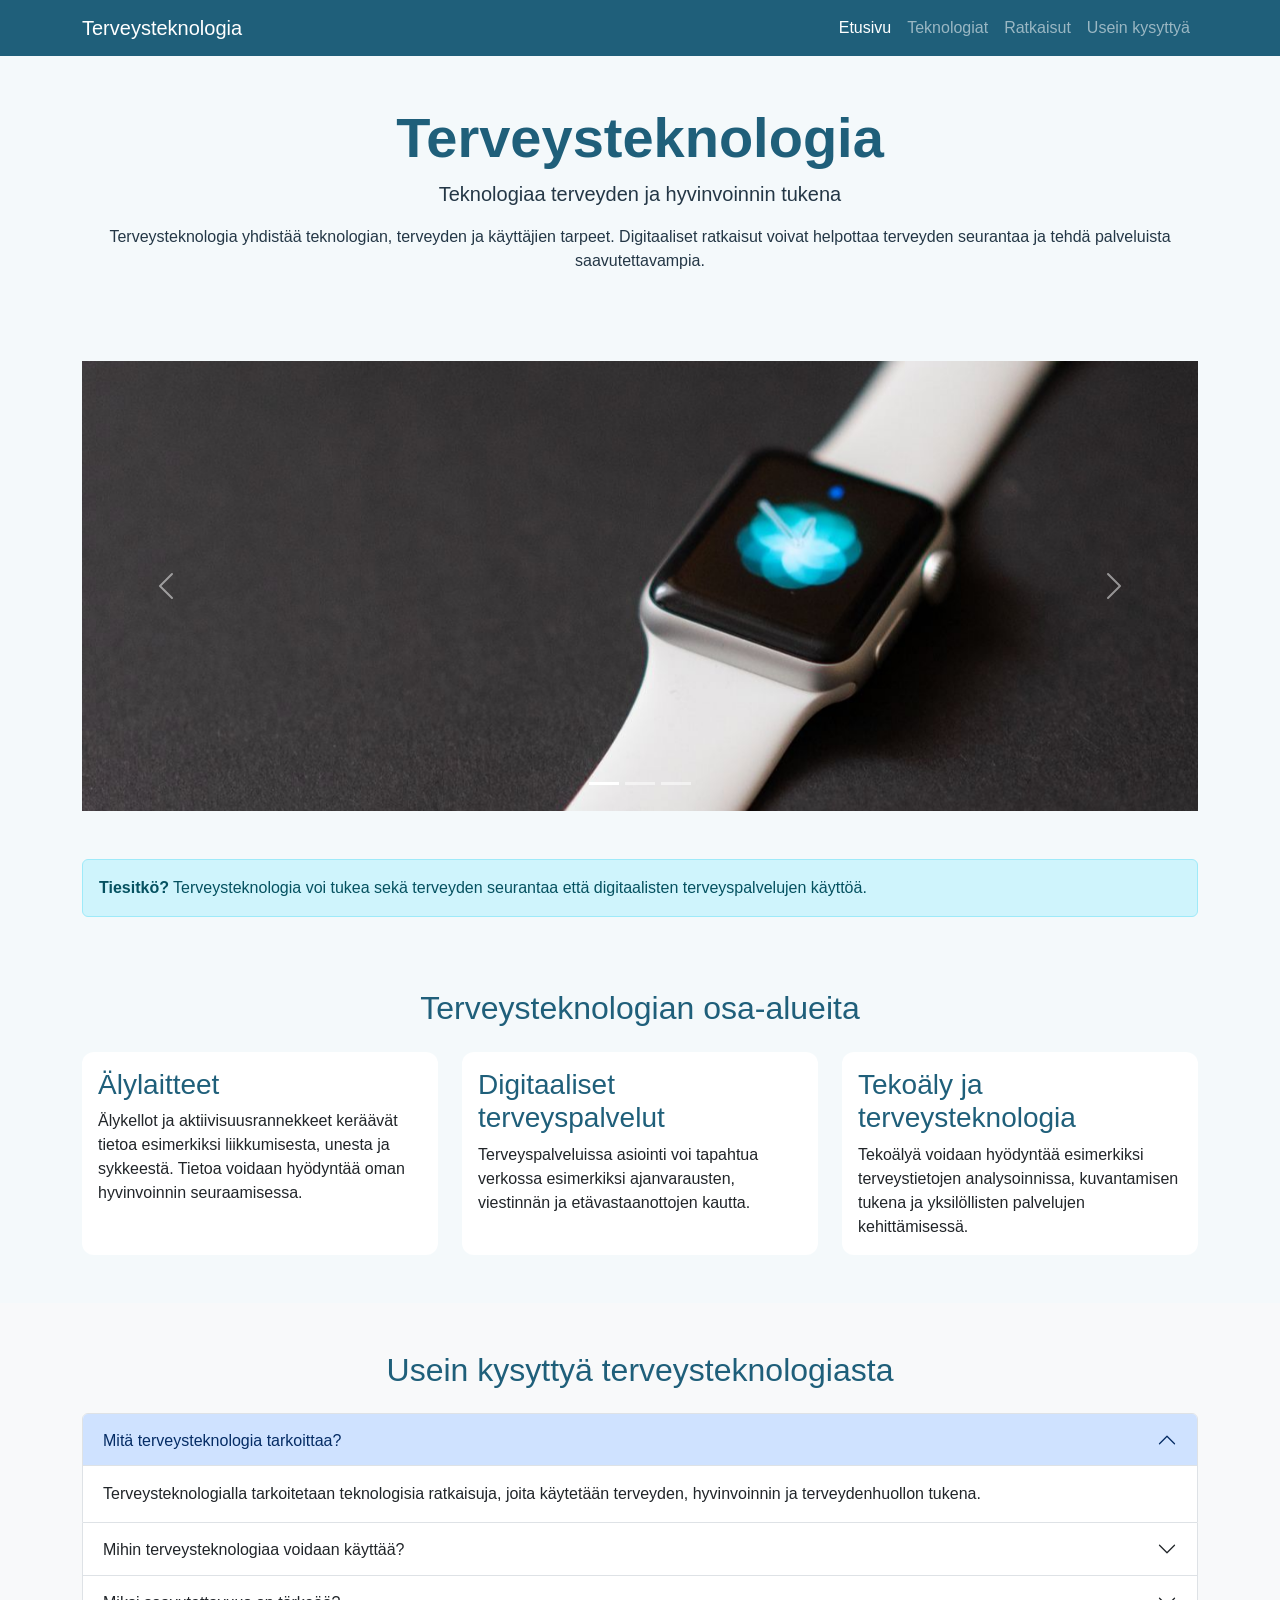
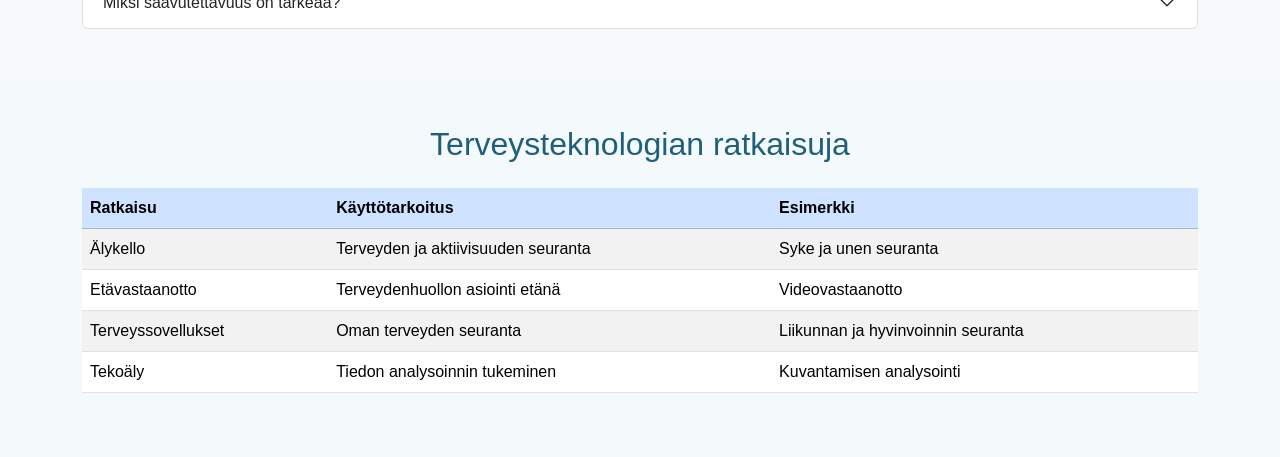
<file: index.html>
<!DOCTYPE html>
<html lang="fi">
<head>
    <meta charset="UTF-8">
    <meta name="viewport" content="width=device-width, initial-scale=1.0">

    <title>Terveysteknologia</title>

    <!-- Bootstrap 5.3.3 -->
    <link href="https://cdn.jsdelivr.net/npm/bootstrap@5.3.3/dist/css/bootstrap.min.css" rel="stylesheet">

    <!-- Oma CSS -->
    <link rel="stylesheet" href="style.css">
</head>

<body>

    <!-- Navigaatio -->

    <nav class="navbar navbar-expand-lg bg-primary navbar-dark">
    <div class="container">

        <a class="navbar-brand" href="#">Terveysteknologia</a>

        <button class="navbar-toggler"
                type="button"
                data-bs-toggle="collapse"
                data-bs-target="#mainNav"
                aria-controls="mainNav"
                aria-expanded="false"
                aria-label="Avaa navigaatio">
            <span class="navbar-toggler-icon"></span>
        </button>

        <div class="collapse navbar-collapse" id="mainNav">
            <ul class="navbar-nav ms-auto">
                <li class="nav-item">
                    <a class="nav-link active" href="#etusivu">Etusivu</a>
                </li>
                <li class="nav-item">
                    <a class="nav-link" href="#teknologiat">Teknologiat</a>
                </li>
                <li class="nav-item">
                    <a class="nav-link" href="#ratkaisut">Ratkaisut</a>
                </li>
                <li class="nav-item">
                    <a class="nav-link" href="#ukk">Usein kysyttyä</a>
                </li>
            </ul>
        </div>

    </div>
</nav>

<!-- Etusivu -->

<section id="etusivu" class="py-5">
    <div class="container text-center">
        <h1 class="display-4 fw-bold">Terveysteknologia</h1>
        <p class="lead">
            Teknologiaa terveyden ja hyvinvoinnin tukena
        </p>
        <p>
            Terveysteknologia yhdistää teknologian, terveyden ja käyttäjien
            tarpeet. Digitaaliset ratkaisut voivat helpottaa terveyden
            seurantaa ja tehdä palveluista saavutettavampia.
        </p>
    </div>
</section>

<!-- Kuvakaruselli -->

<section class="py-4">
    <div class="container">

        <div id="healthCarousel" class="carousel slide" data-bs-ride="carousel">

            <div class="carousel-indicators">
                <button type="button" data-bs-target="#healthCarousel" data-bs-slide-to="0"
                        class="active" aria-current="true" aria-label="Dia 1"></button>
                <button type="button" data-bs-target="#healthCarousel" data-bs-slide-to="1"
                        aria-label="Dia 2"></button>
                <button type="button" data-bs-target="#healthCarousel" data-bs-slide-to="2"
                        aria-label="Dia 3"></button>
            </div>

            <div class="carousel-inner">

                <div class="carousel-item active">
                    <img src="images/alykello.jpg"
                         class="d-block w-100"
                         alt="Älykello terveydentilan seurantaan">
                </div>

                <div class="carousel-item">
                    <img src="images/digitalhealth.jpg"
                         class="d-block w-100"
                         alt="Älypuhelin digitaalisen terveyspalvelun käytössä">
                </div>

                <div class="carousel-item">
                    <img src="images/health.jpg"
                         class="d-block w-100"
                         alt="Terveysaiheinen kuva">
                </div>

            </div>

            <button class="carousel-control-prev" type="button"
                    data-bs-target="#healthCarousel" data-bs-slide="prev"
                    aria-label="Edellinen kuva">
                <span class="carousel-control-prev-icon"></span>
            </button>

            <button class="carousel-control-next" type="button"
                    data-bs-target="#healthCarousel" data-bs-slide="next"
                    aria-label="Seuraava kuva">
                <span class="carousel-control-next-icon"></span>
            </button>

        </div>

    </div>
</section>

<!-- Lisäominaisuus: Bootstrap Alert -->

<div class="container my-4">
    <div class="alert alert-info" role="alert">
        <strong>Tiesitkö?</strong> Terveysteknologia voi tukea sekä
        terveyden seurantaa että digitaalisten terveyspalvelujen käyttöä.
    </div>
</div>

<!-- Terveysteknologian osa-alueet: Grid + Cards -->

<section id="teknologiat" class="py-5">
    <div class="container">

        <h2 class="text-center mb-4">Terveysteknologian osa-alueita</h2>

        <div class="row g-4">

            <div class="col-md-4">
                <div class="card h-100">
                    <div class="card-body">
                        <h3 class="card-title">Älylaitteet</h3>
                        <p class="card-text">
                            Älykellot ja aktiivisuusrannekkeet keräävät tietoa esimerkiksi liikkumisesta, unesta ja sykkeestä. Tietoa voidaan hyödyntää oman hyvinvoinnin seuraamisessa.
                        </p>
                    </div>
                </div>
            </div>

            <div class="col-md-4">
                <div class="card h-100">
                    <div class="card-body">
                        <h3 class="card-title">Digitaaliset terveyspalvelut</h3>
                        <p class="card-text">
                            Terveyspalveluissa asiointi voi tapahtua verkossa esimerkiksi ajanvarausten, viestinnän ja etävastaanottojen kautta.
                        </p>
                    </div>
                </div>
            </div>

            <div class="col-md-4">
                <div class="card h-100">
                    <div class="card-body">
                        <h3 class="card-title">Tekoäly ja terveysteknologia</h3>
                        <p class="card-text">
                            Tekoälyä voidaan hyödyntää esimerkiksi terveystietojen analysoinnissa, kuvantamisen tukena ja yksilöllisten palvelujen kehittämisessä.
                        </p>
                    </div>
                </div>
            </div>

        </div>
    </div>
</section>

<!-- Usein kysyttyä: Accordion -->

<section id="ukk" class="py-5 bg-light">
    <div class="container">

        <h2 class="text-center mb-4">Usein kysyttyä terveysteknologiasta</h2>

        <div class="accordion" id="healthAccordion">

            <div class="accordion-item">
                <h3 class="accordion-header">
                    <button class="accordion-button" type="button"
                            data-bs-toggle="collapse"
                            data-bs-target="#questionOne"
                            aria-expanded="true"
                            aria-controls="questionOne">
                        Mitä terveysteknologia tarkoittaa?
                    </button>
                </h3>

                <div id="questionOne"
                     class="accordion-collapse collapse show"
                     data-bs-parent="#healthAccordion">
                    <div class="accordion-body">
                        Terveysteknologialla tarkoitetaan teknologisia ratkaisuja,
                        joita käytetään terveyden, hyvinvoinnin ja terveydenhuollon
                        tukena.
                    </div>
                </div>
            </div>

            <div class="accordion-item">
                <h3 class="accordion-header">
                    <button class="accordion-button collapsed" type="button"
                            data-bs-toggle="collapse"
                            data-bs-target="#questionTwo"
                            aria-expanded="false"
                            aria-controls="questionTwo">
                        Mihin terveysteknologiaa voidaan käyttää?
                    </button>
                </h3>

                <div id="questionTwo"
                     class="accordion-collapse collapse"
                     data-bs-parent="#healthAccordion">
                    <div class="accordion-body">
                        Sitä voidaan hyödyntää esimerkiksi terveydentilan
                        seurannassa, digitaalisissa terveyspalveluissa,
                        diagnostiikan tukena ja etähoidossa.
                    </div>
                </div>
            </div>

            <div class="accordion-item">
                <h3 class="accordion-header">
                    <button class="accordion-button collapsed" type="button"
                            data-bs-toggle="collapse"
                            data-bs-target="#questionThree"
                            aria-expanded="false"
                            aria-controls="questionThree">
                        Miksi saavutettavuus on tärkeää?
                    </button>
                </h3>

                <div id="questionThree"
                     class="accordion-collapse collapse"
                     data-bs-parent="#healthAccordion">
                    <div class="accordion-body">
                        Terveyteen liittyvien digitaalisten palvelujen tulisi
                        olla mahdollisimman helppokäyttöisiä ja saavutettavia
                        erilaisille käyttäjille.
                    </div>
                </div>
            </div>

        </div>
    </div>
</section>

<!-- Terveysteknologian ratkaisuja: Table -->

<section id="ratkaisut" class="py-5">
    <div class="container">

        <h2 class="text-center mb-4">Terveysteknologian ratkaisuja</h2>

        <div class="table-responsive">
            <table class="table table-striped table-hover">
                <thead class="table-primary">
                    <tr>
                        <th scope="col">Ratkaisu</th>
                        <th scope="col">Käyttötarkoitus</th>
                        <th scope="col">Esimerkki</th>
                    </tr>
                </thead>

                <tbody>
                    <tr>
                        <td>Älykello</td>
                        <td>Terveyden ja aktiivisuuden seuranta</td>
                        <td>Syke ja unen seuranta</td>
                    </tr>

                    <tr>
                        <td>Etävastaanotto</td>
                        <td>Terveydenhuollon asiointi etänä</td>
                        <td>Videovastaanotto</td>
                    </tr>

                    <tr>
                        <td>Terveyssovellukset</td>
                        <td>Oman terveyden seuranta</td>
                        <td>Liikunnan ja hyvinvoinnin seuranta</td>
                    </tr>

                    <tr>
                        <td>Tekoäly</td>
                        <td>Tiedon analysoinnin tukeminen</td>
                        <td>Kuvantamisen analysointi</td>
                    </tr>
                </tbody>
            </table>
        </div>

    </div>
</section>

    <!-- Bootstrap JavaScript -->
    <script src="https://cdn.jsdelivr.net/npm/bootstrap@5.3.3/dist/js/bootstrap.bundle.min.js"></script>

</body>
</html>
</file>
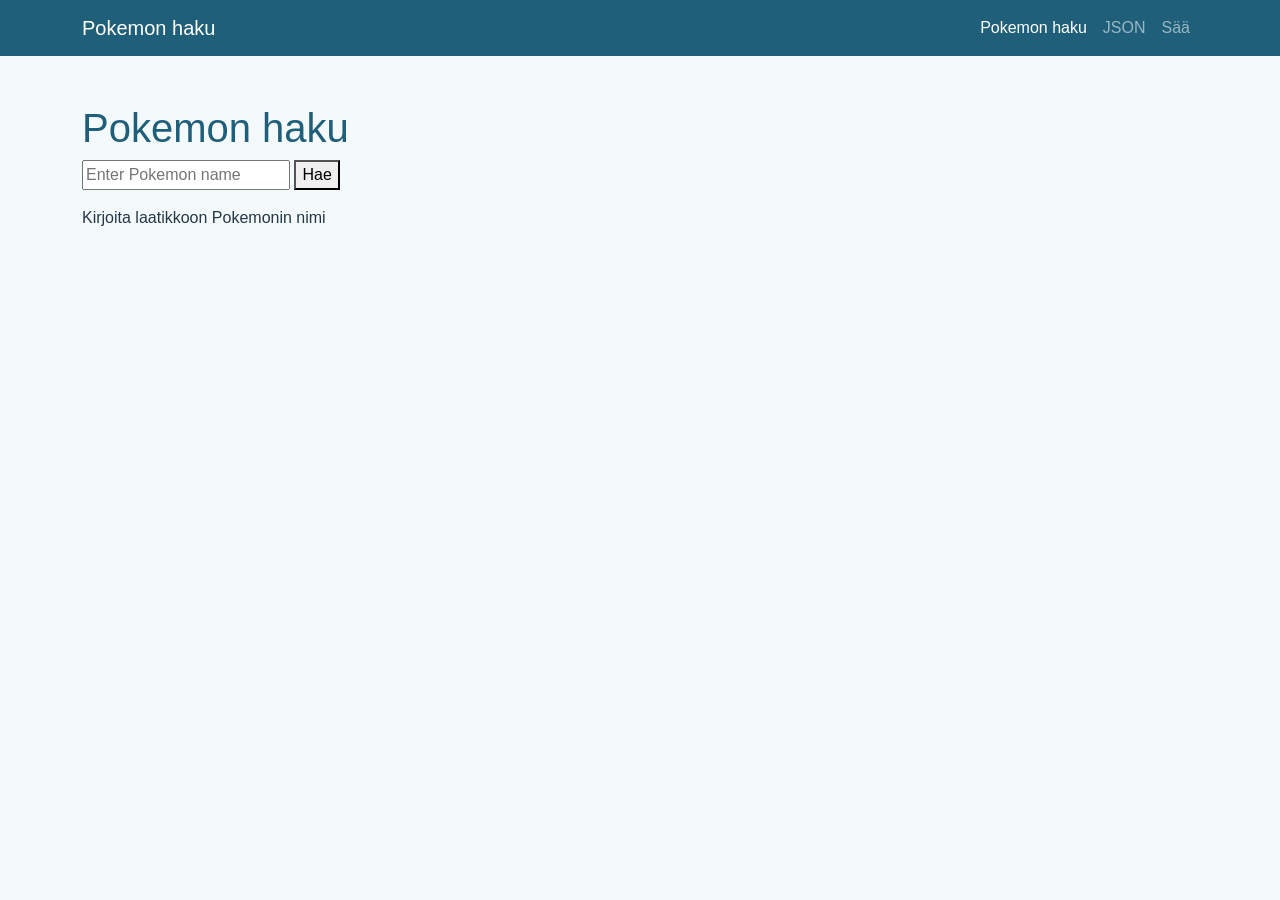
<file: Poke/index.html>
<!DOCTYPE html>
<html lang="fi">

<head>
    <meta charset="UTF-8">
    <meta name="viewport" content="width=device-width, initial-scale=1.0">

    <title>Pokemon haku</title>

    <!-- Bootstrap -->
    <link href="https://cdn.jsdelivr.net/npm/bootstrap@5.3.3/dist/css/bootstrap.min.css" rel="stylesheet">

    <!-- Oma tyylitiedosto -->
    <link rel="stylesheet" href="style.css">
</head>

<body>

    <!-- Navigaatio -->
    <nav class="navbar navbar-expand-lg navbar-dark">
        <div class="container">

            <a class="navbar-brand" href="index.html">Pokemon haku</a>

            <!-- Hampurilaisvalikon painike -->
            <button class="navbar-toggler" type="button"
                    data-bs-toggle="collapse"
                    data-bs-target="#navbarNav"
                    aria-controls="navbarNav"
                    aria-expanded="false"
                    aria-label="Avaa navigaatio">
                <span class="navbar-toggler-icon"></span>
            </button>

            <!-- Navigaation sisältö -->
            <div class="collapse navbar-collapse" id="navbarNav">
                <ul class="navbar-nav ms-auto">
                    <li class="nav-item">
                        <a class="nav-link active" href="index.html">Pokemon haku</a>
                    </li>
                    <li class="nav-item">
                        <a class="nav-link" href="../JSON/index.html">JSON</a>
                    </li>
                    <li class="nav-item">
                        <a class="nav-link" href="../Saa/index.html">Sää</a>
                    </li>
                </ul>
            </div>
        </div>
    </nav>

    <!-- Sivun sisältö -->
    <main class="container py-5">

        <h1>Pokemon haku</h1>

        <p>
            <input type="text" id="pokemonName" placeholder="Enter Pokemon name">
            <button onclick="poke()">Hae</button>
        </p>

        <div id="nimi">Kirjoita laatikkoon Pokemonin nimi</div>

        <p id="kuva2"></p>
        
        <div id="kaanna"></div>

        <div id="ominaisuudet"></div>

        </main>

    <!-- Bootstrap JavaScript -->
    <script src="https://cdn.jsdelivr.net/npm/bootstrap@5.3.3/dist/js/bootstrap.bundle.min.js"></script>

    <!-- Oma JavaScript -->
    <script src="script.js"></script>

</body>
</html>
</file>
<file: style.css>
/* Karusellin kuvien koko */

.carousel-item img {
    height: 450px;
    object-fit: cover;
}

/* Karuselli mobiililaitteella */

@media (max-width: 768px) {
    .carousel-item img {
        height: 280px;
    }
}

/* Sivuston yleinen ulkoasu */

body {
    font-family: Arial, sans-serif;
    color: #243746;
    background-color: #f4f9fb;
}

/* Navigaation väri */

.navbar {
    background-color: #1f5f7a !important;
}

/* Otsikoiden väri */

h1, h2, h3 {
    color: #1f5f7a;
}

/* Korttien ulkoasu */

.card {
    border: none;
    border-radius: 12px;
}

.card-title {
    color: #1f5f7a;
}
</file>
<file: Poke/style.css>
/* Sivun yleinen ulkoasu */
body {
    font-family: Arial, sans-serif;
    color: #243746;
    background-color: #f4f9fb;
}

/* Navigaation väri */
.navbar {
    background-color: #1f5f7a !important;
}

/* Otsikoiden väri */
h1 {
    color: #1f5f7a;
}

/* Pokemonin kuvan koko */
#kuva2 img {
    width: 300px;
    max-width: 100%;
    height: auto;
}
</file>
